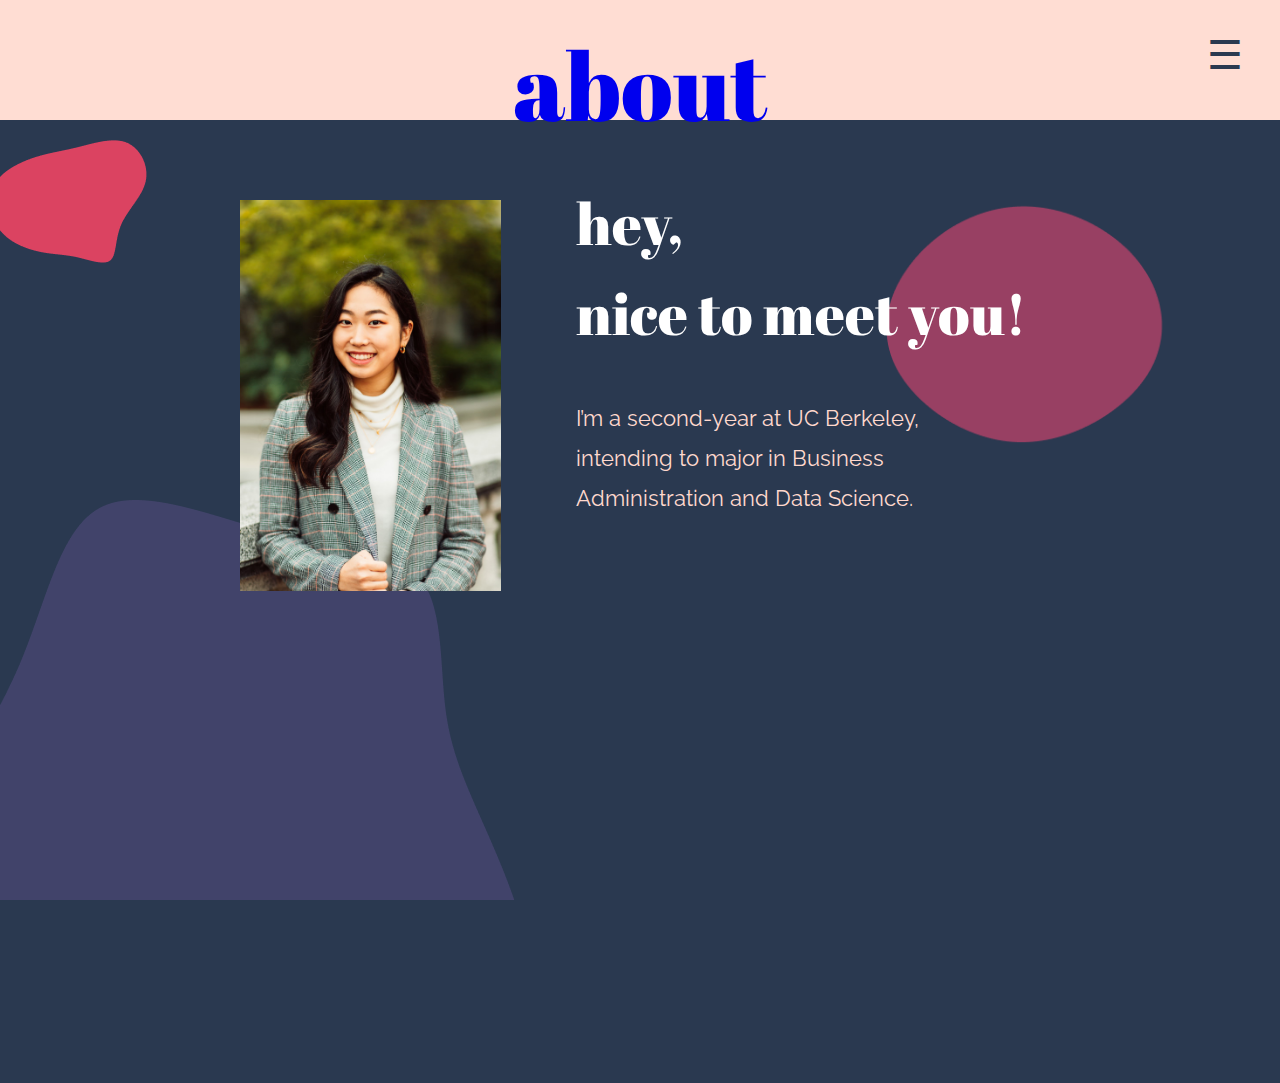
<file: about.html>
<html>
<head>
    <title> Michelle Ahn's about </title>
    <link rel="stylesheet" type="text/css" href="assets/css/style.css">
    <link href="https://fonts.googleapis.com/css2?family=Abril+Fatface&family=Lato:wght@300&display=swap" rel="stylesheet">
    <link href="https://fonts.googleapis.com/css2?family=Raleway:ital,wght@0,400;1,200&display=swap" rel="stylesheet">


</head>

<body id="aboutbody" style="background-color: #2A3950;">
    <div id="fullpage">

        
        <div id= "navbar">
            <a href="#about" id="abouttitle"> about </a>
            <div class="about_top">

                <div id="mySidebar" class="sidebar">
                    <a href="javascript:void(0)" class="closebtn" onclick="closeNav()">&times;</a>
                    <a href="index.html" style="font-size: 1.5vw;">home</a>
                    <a href="about.html" style="font-size: 1.5vw;">about</a>
                    <a href="#"style="font-size: 1.5vw;">experiences</a>
                    <a href="#"style="font-size: 1.5vw;">resume</a>
                    <a href="#"style="font-size: 1.5vw;">contact</a>
                </div>
                <div id="main">
                    <button class="openbtn" onclick="openNav()">&#9776; </button>
                </div>

            </div>
        </div>
        <div class = "container">
            <div class="photos">
                <img src="assets/images/blob_purple.png" id="about_purple" class="imgresponsive">
                <img src="assets/images/blob_darkred.png" id="about_darkred" class="imgresponsive">
                <img src="assets/images/blob_pink.png" id="about_pink" class="imgresponsive">
            </div>
            <div id="aboutcontent" style="width: 800px; margin: 0 auto;">
                <div class="about_child">
                    <img src="assets/images/about_headshot.jpeg" id="headshot">
                </div>
                <div class="about_child">
                    <h3 id= "hey"> 
                        hey, <br>
                        nice to meet you!
                    </h3>
                    <h4 id="intro"> 
                        I’m a second-year at UC Berkeley, <br>
                        intending to major in Business <br>
                        Administration and Data Science.
                    </h4>
                </div>
            </div>

        </div>
    


    </div>

    <script src="assets/js/script.js"></script>

</body>
</file>
<file: assets/css/style.css>
body, html {
    height: 100%;
    margin-top: 0px !important;
    margin-left: 0px !important;
    margin-right: 0px !important;
    overflow: hidden;

  }

#background-img {
  background-image: url("home-background.png");
  height: 100%;
  width: 100%;
  max-height: 100%;
  margin: 0;
  padding: 0;
  background-position: center;
  background-repeat: no-repeat;
  background-size: 100% 100%;
}

/* home */

#home {
    position: relative;
    text-align: center;
    color: #2A3950;
}

#home-name {
    position: absolute;
    top: 60px;
    left: 150px;
}

.about_top {
  position: absolute;
  top: 0px;
  right: 0px;
  z-index: 100;
  display: flex;
  flex-direction: row-reverse;
}

.sidenav {
  width: 140px; 
  height: 230px;
  position: absolute; 
  z-index: 101;
  top: 0px; 
  right: 0px;
  background-color: #2A3950; 
  overflow-x: hidden; 
  overflow-y: hidden; 
  padding-top: 20px;
  padding-right: 30px;
  color: #FF9678;
  font-size: 18px !important;
  }
  
.sidenav a {
  padding: 30px 8px 6px 16px;
  text-decoration: none;
  display: inline-block;
}
.sidenav a:visited {
  color: #FF9678;
}
.sidenav a:hover {
  color: #f1f1f1;
}


  
  
/* ABOUT PAGE */


/* The sidebar menu */
#mySidebar {
  position: absolute;
  z-index: 50;
  display: none;
  padding-right: 30px;
  text-align: right;
  color: #f1f1f1;

}

.sidebar {
  height: 1000px !important; 
  width: 0; 
  position: fixed; 
  z-index: 1; 
  top: 0;
  right: 0;
  background-color: #41436A; 
  overflow-x: hidden; 
  padding-top: 60px; 
  transition: 0.5s; 
}

.sidebar a {
  padding: 8px 30px 8px 32px;
  text-decoration: none;
  font-size: 25px;
  text-align: right;
  color: #FFDDD3 !important;
  display: block;
  transition: 0.3s;
  font-family: 'Raleway';
  font-style: normal;
  font-weight: normal;
}
.sidebar a:visited {
  color: #f1f1f1;
}
.sidebar a:hover {
  color: #f1f1f1 !important;
}

.sidebar .closebtn {
  position: absolute;
  top: 0;
  right: 3px;
  font-size: 36px;
  margin-left: 0px;
}

.openbtn {
  cursor: pointer;
  background-color: #FFDDD3;
  color: #2A3950;
  padding: 10px 15px;
  font-size: 40px;
  border: none;
  border: none;
  outline:none;
}

.openbtn:hover {
  color: #984063;
}

#main {
  transition: margin-right .5s; 
  padding: 22px;
}


/* rest of the page */

#aboutbody {
  background-color: #2A3950;
  margin-top: 0 !important;
  margin-left: 0 !important;
  padding-top: 0 !important;
  padding-left: 0 !important;
  padding-right: 0 !important;

}

#fullpage {
  position: relative;
}


#navbar {
  width: 100%;
  height: 100px;
  color: #2A3950;
  background-color: #FFDDD3;  
  font-family: 'Abril Fatface';
  font-style: normal;
  font-weight: normal;
  font-size: 95px;
  text-align: center;
  cursor: pointer;
  padding-top: 20px;
  position: absolute;

}

#navbar a:visited {
  color: #2A3950;
}

#navbar a {
  display: block;
  padding-bottom: 0;
  margin-bottom: 0;
  border-bottom: 0;
  text-decoration: none;
}


.container {
  position: relative;

}

#about_purple {
  position: absolute;
  top: 500px;
  left: -60px;
  max-width: 587px;

}

#about_darkred {
  position: absolute;
  right: 3%;
  top: 140px;
  max-width: 450px;

}

#about_pink {
  position: absolute;
  left: -2%;
  top: 110px;
  max-width: 200px;

}

.imgresponsive {
  width: 100%;
  height: auto;
}

#headshot {
  position: relative;
  max-width: 261px;
  top: 200px;
  left: 0;
}

.about_child {
  display: flex;
  flex-direction: column;
}


/* FONTS */

#name-michelle {
    font-family: 'Abril Fatface';
    font-style: normal;
    font-weight: normal;
    font-size: 200px;
    line-height: 170px;
    color: #FF9678;
    text-align: left;
}

.sidenav {
  font-family: 'Raleway';
  font-style: normal;
  font-weight: normal;
  font-size: 20px;
  line-height: 23px;
  text-align: right;
  
  color: #FF9678;
}

#navbar {
  font-family: 'Abril Fatface';
  font-style: normal;
  font-weight: normal;
}

h3 {
  font-family: 'Abril Fatface';
  font-style: normal;
  font-weight: normal;
  font-size: 4.5vw;
  color: #FFFFFF;
  line-height: 90px;

}

#hey {
  position: absolute;
  top: 120px;
  left: 45%
}

h4 {
  font-family: Raleway;
  font-style: normal;
  font-weight: normal;
  font-size: 1.7vw;
  line-height: 40px;
  color: #FFD8CD;

}

#intro {
  position: absolute;
  top: 350px;
  left: 45%;
  padding-top: 20px;
}
</file>
